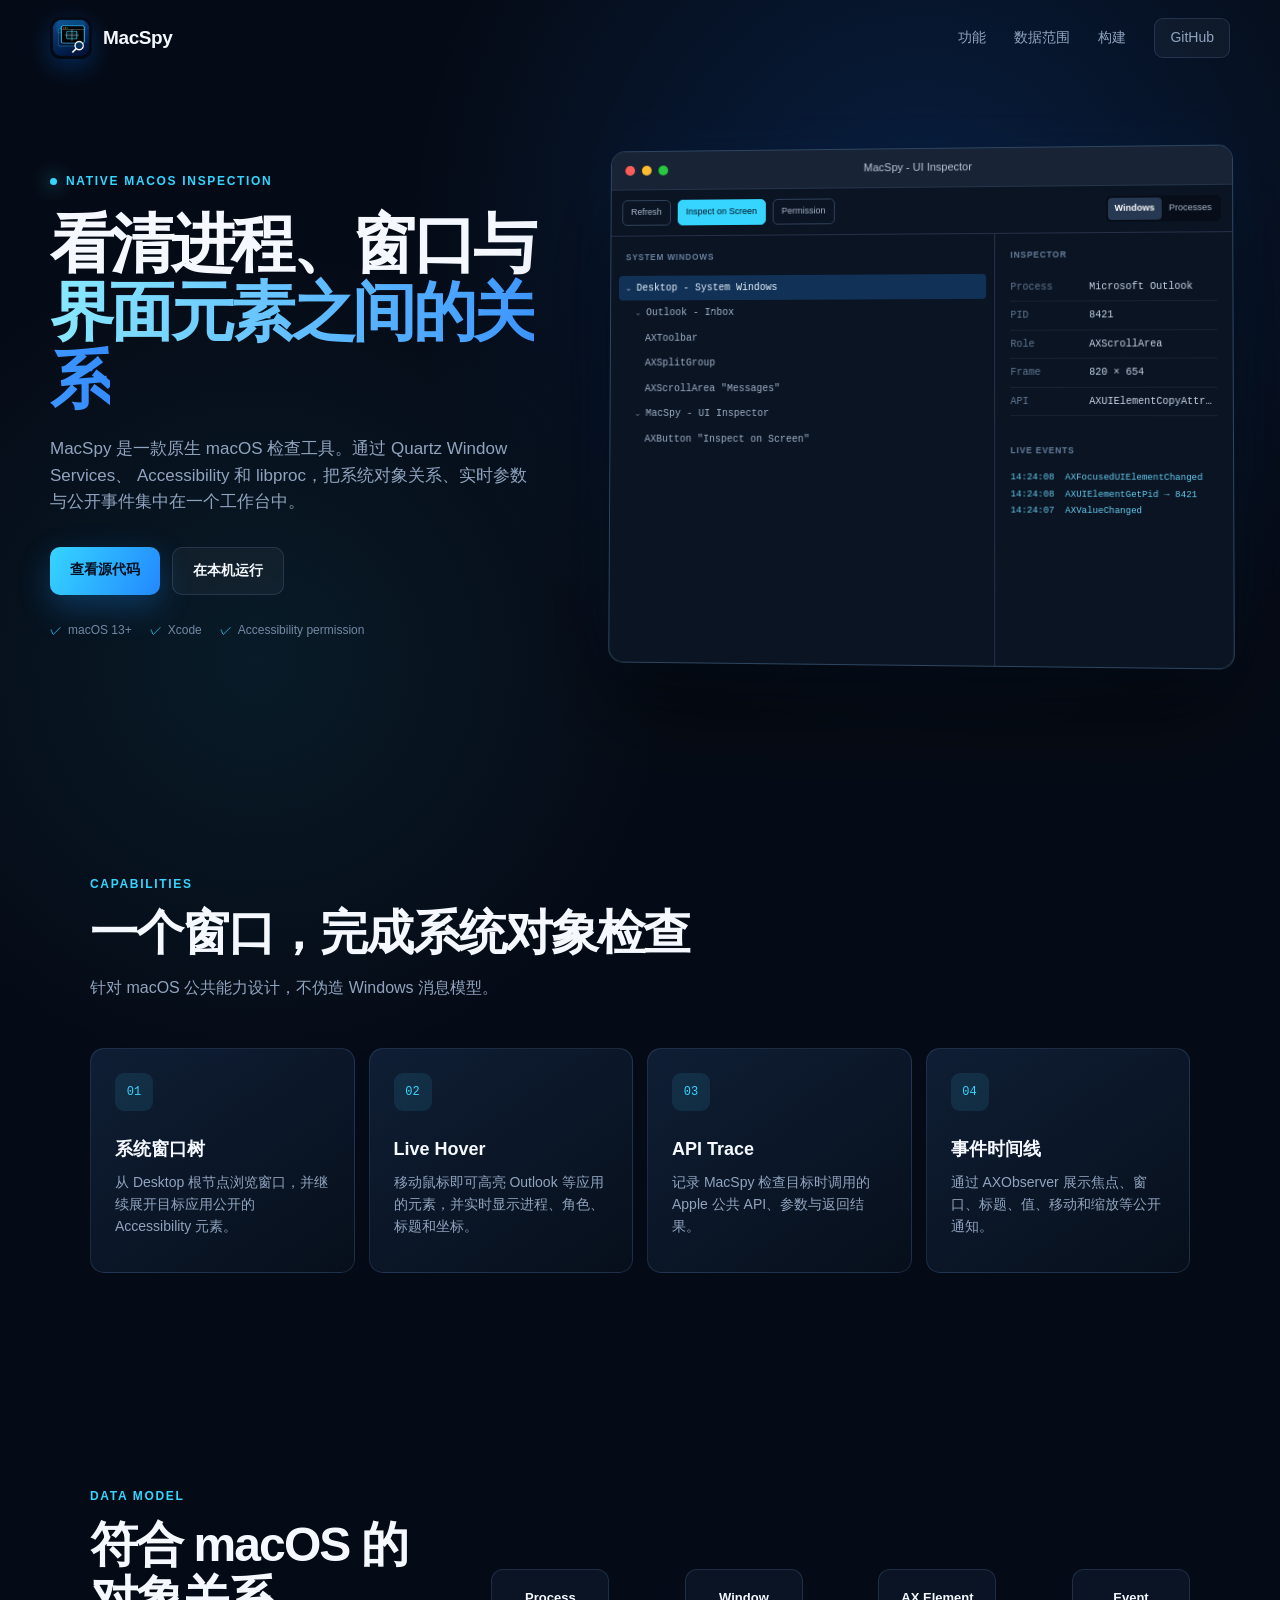
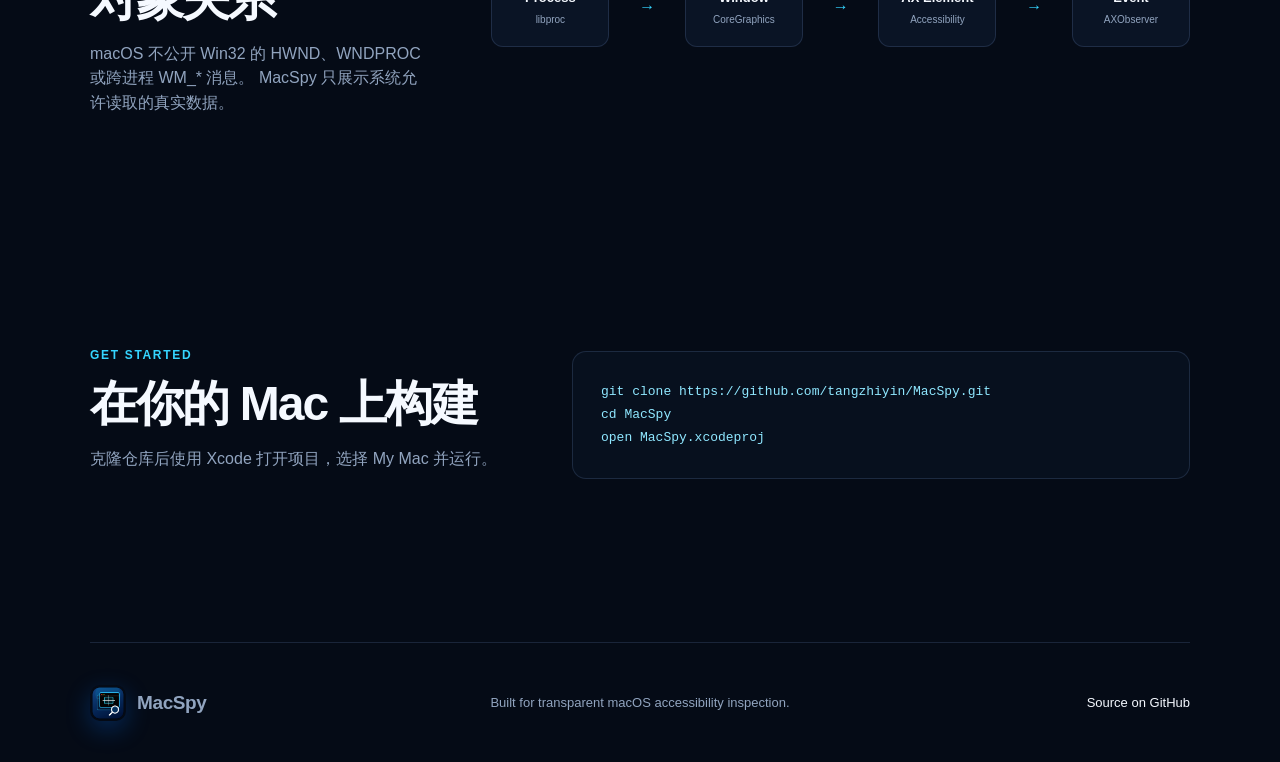
<file: MacSpy/index.html>
<!doctype html>
<html lang="zh-CN">
<head>
  <meta charset="utf-8">
  <meta name="viewport" content="width=device-width, initial-scale=1">
  <meta name="description" content="MacSpy - 原生 macOS 进程、窗口与 Accessibility 检查工具。">
  <meta name="theme-color" content="#071630">
  <title>MacSpy - macOS UI Inspector</title>
  <link rel="icon" href="assets/macspy-icon.png">
  <link rel="stylesheet" href="styles.css">
</head>
<body>
  <header class="nav">
    <a class="brand" href="#" aria-label="MacSpy 首页">
      <img src="assets/macspy-icon.png" alt="" width="42" height="42">
      <span>MacSpy</span>
    </a>
    <nav aria-label="主导航">
      <a href="#features">功能</a>
      <a href="#architecture">数据范围</a>
      <a href="#build">构建</a>
      <a class="nav-button" href="https://github.com/tangzhiyin/MacSpy">GitHub</a>
    </nav>
  </header>

  <main>
    <section class="hero">
      <div class="hero-copy">
        <div class="eyebrow"><span></span> Native macOS inspection</div>
        <h1>看清进程、窗口与<br><strong>界面元素之间的关系</strong></h1>
        <p>
          MacSpy 是一款原生 macOS 检查工具。通过 Quartz Window Services、
          Accessibility 和 libproc，把系统对象关系、实时参数与公开事件集中在一个工作台中。
        </p>
        <div class="hero-actions">
          <a class="primary" href="https://github.com/tangzhiyin/MacSpy">查看源代码</a>
          <a class="secondary" href="#build">在本机运行</a>
        </div>
        <div class="requirements">
          <span>macOS 13+</span>
          <span>Xcode</span>
          <span>Accessibility permission</span>
        </div>
      </div>

      <div class="app-preview" aria-label="MacSpy 界面预览">
        <div class="window-bar">
          <div class="traffic"><i></i><i></i><i></i></div>
          <span>MacSpy - UI Inspector</span>
          <div></div>
        </div>
        <div class="toolbar">
          <span>Refresh</span><b>Inspect on Screen</b><span>Permission</span>
          <div class="mode"><strong>Windows</strong><span>Processes</span></div>
        </div>
        <div class="workspace">
          <div class="tree">
            <small>SYSTEM WINDOWS</small>
            <p class="selected">⌄ Desktop - System Windows</p>
            <p>　⌄ Outlook - Inbox</p>
            <p>　　AXToolbar</p>
            <p>　　AXSplitGroup</p>
            <p>　　AXScrollArea "Messages"</p>
            <p>　⌄ MacSpy - UI Inspector</p>
            <p>　　AXButton "Inspect on Screen"</p>
          </div>
          <div class="details">
            <small>INSPECTOR</small>
            <dl>
              <div><dt>Process</dt><dd>Microsoft Outlook</dd></div>
              <div><dt>PID</dt><dd>8421</dd></div>
              <div><dt>Role</dt><dd>AXScrollArea</dd></div>
              <div><dt>Frame</dt><dd>820 × 654</dd></div>
              <div><dt>API</dt><dd>AXUIElementCopyAttributeValue</dd></div>
            </dl>
            <small>LIVE EVENTS</small>
            <pre>14:24:08  AXFocusedUIElementChanged
14:24:08  AXUIElementGetPid → 8421
14:24:07  AXValueChanged</pre>
          </div>
        </div>
      </div>
    </section>

    <section class="section" id="features">
      <div class="section-heading">
        <span>Capabilities</span>
        <h2>一个窗口，完成系统对象检查</h2>
        <p>针对 macOS 公共能力设计，不伪造 Windows 消息模型。</p>
      </div>
      <div class="cards">
        <article>
          <div class="card-icon">01</div>
          <h3>系统窗口树</h3>
          <p>从 Desktop 根节点浏览窗口，并继续展开目标应用公开的 Accessibility 元素。</p>
        </article>
        <article>
          <div class="card-icon">02</div>
          <h3>Live Hover</h3>
          <p>移动鼠标即可高亮 Outlook 等应用的元素，并实时显示进程、角色、标题和坐标。</p>
        </article>
        <article>
          <div class="card-icon">03</div>
          <h3>API Trace</h3>
          <p>记录 MacSpy 检查目标时调用的 Apple 公共 API、参数与返回结果。</p>
        </article>
        <article>
          <div class="card-icon">04</div>
          <h3>事件时间线</h3>
          <p>通过 AXObserver 展示焦点、窗口、标题、值、移动和缩放等公开通知。</p>
        </article>
      </div>
    </section>

    <section class="section architecture" id="architecture">
      <div>
        <span class="label">Data model</span>
        <h2>符合 macOS 的对象关系</h2>
        <p>
          macOS 不公开 Win32 的 HWND、WNDPROC 或跨进程 WM_* 消息。
          MacSpy 只展示系统允许读取的真实数据。
        </p>
      </div>
      <div class="flow" aria-label="对象关系">
        <div><b>Process</b><span>libproc</span></div>
        <i>→</i>
        <div><b>Window</b><span>CoreGraphics</span></div>
        <i>→</i>
        <div><b>AX Element</b><span>Accessibility</span></div>
        <i>→</i>
        <div><b>Event</b><span>AXObserver</span></div>
      </div>
    </section>

    <section class="section build" id="build">
      <div>
        <span class="label">Get started</span>
        <h2>在你的 Mac 上构建</h2>
        <p>克隆仓库后使用 Xcode 打开项目，选择 My Mac 并运行。</p>
      </div>
      <pre><code>git clone https://github.com/tangzhiyin/MacSpy.git
cd MacSpy
open MacSpy.xcodeproj</code></pre>
    </section>
  </main>

  <footer>
    <div class="brand">
      <img src="assets/macspy-icon.png" alt="" width="36" height="36">
      <span>MacSpy</span>
    </div>
    <p>Built for transparent macOS accessibility inspection.</p>
    <a href="https://github.com/tangzhiyin/MacSpy">Source on GitHub</a>
  </footer>
</body>
</html>
</file>
<file: MacSpy/styles.css>
:root {
  color-scheme: dark;
  --bg: #050b16;
  --panel: #0a1425;
  --panel-2: #0e1b30;
  --line: rgba(145, 190, 255, 0.15);
  --text: #f5f9ff;
  --muted: #91a4bf;
  --cyan: #35d5ff;
  --blue: #2388ff;
}

* {
  box-sizing: border-box;
}

html {
  scroll-behavior: smooth;
}

body {
  margin: 0;
  background:
    radial-gradient(circle at 72% 10%, rgba(20, 119, 255, 0.18), transparent 32rem),
    radial-gradient(circle at 20% 28%, rgba(53, 213, 255, 0.08), transparent 26rem),
    var(--bg);
  color: var(--text);
  font-family: -apple-system, BlinkMacSystemFont, "SF Pro Display", "Segoe UI", sans-serif;
  line-height: 1.55;
}

a {
  color: inherit;
  text-decoration: none;
}

.nav {
  width: min(1180px, calc(100% - 40px));
  height: 76px;
  margin: auto;
  display: flex;
  align-items: center;
  justify-content: space-between;
}

.brand {
  display: flex;
  align-items: center;
  gap: 11px;
  font-size: 19px;
  font-weight: 700;
  letter-spacing: -0.02em;
}

.brand img {
  border-radius: 10px;
  box-shadow: 0 8px 25px rgba(0, 115, 255, 0.28);
}

nav {
  display: flex;
  align-items: center;
  gap: 28px;
  color: var(--muted);
  font-size: 14px;
}

nav a:hover {
  color: var(--text);
}

.nav-button {
  padding: 8px 15px;
  border: 1px solid var(--line);
  border-radius: 9px;
  background: rgba(255, 255, 255, 0.04);
}

.hero {
  width: min(1180px, calc(100% - 40px));
  min-height: 690px;
  margin: auto;
  display: grid;
  grid-template-columns: 0.88fr 1.12fr;
  gap: 64px;
  align-items: center;
  padding: 70px 0 100px;
}

.eyebrow,
.label,
.section-heading > span {
  color: var(--cyan);
  font-size: 12px;
  font-weight: 700;
  letter-spacing: 0.14em;
  text-transform: uppercase;
}

.eyebrow {
  display: flex;
  align-items: center;
  gap: 9px;
}

.eyebrow span {
  width: 7px;
  height: 7px;
  border-radius: 50%;
  background: var(--cyan);
  box-shadow: 0 0 18px var(--cyan);
}

h1 {
  margin: 20px 0 22px;
  font-size: clamp(42px, 5vw, 68px);
  line-height: 1.06;
  letter-spacing: -0.055em;
}

h1 strong {
  color: transparent;
  background: linear-gradient(100deg, #8aeaff, #338bff);
  background-clip: text;
  -webkit-background-clip: text;
}

.hero-copy > p {
  max-width: 570px;
  color: var(--muted);
  font-size: 17px;
}

.hero-actions {
  display: flex;
  gap: 12px;
  margin-top: 32px;
}

.primary,
.secondary {
  padding: 12px 20px;
  border-radius: 10px;
  font-size: 14px;
  font-weight: 650;
}

.primary {
  background: linear-gradient(115deg, var(--cyan), var(--blue));
  color: #03101f;
  box-shadow: 0 12px 32px rgba(28, 149, 255, 0.28);
}

.secondary {
  border: 1px solid var(--line);
  background: rgba(255, 255, 255, 0.04);
}

.requirements {
  display: flex;
  flex-wrap: wrap;
  gap: 18px;
  margin-top: 26px;
  color: #7388a4;
  font-size: 12px;
}

.requirements span::before {
  content: "✓";
  margin-right: 6px;
  color: var(--cyan);
}

.app-preview {
  overflow: hidden;
  border: 1px solid rgba(134, 198, 255, 0.28);
  border-radius: 15px;
  background: #0b1422;
  box-shadow: 0 45px 100px rgba(0, 0, 0, 0.55), 0 0 70px rgba(25, 133, 255, 0.08);
  transform: perspective(1200px) rotateY(-3deg) rotateX(1deg);
}

.window-bar {
  height: 39px;
  display: grid;
  grid-template-columns: 1fr auto 1fr;
  align-items: center;
  padding: 0 14px;
  background: #182335;
  border-bottom: 1px solid #25344b;
  color: #bac7d9;
  font-size: 11px;
}

.traffic {
  display: flex;
  gap: 7px;
}

.traffic i {
  width: 10px;
  height: 10px;
  border-radius: 50%;
  background: #ff5d58;
}

.traffic i:nth-child(2) {
  background: #febc2e;
}

.traffic i:nth-child(3) {
  background: #28c840;
}

.toolbar {
  min-height: 47px;
  display: flex;
  align-items: center;
  gap: 7px;
  padding: 8px 11px;
  border-bottom: 1px solid #243149;
  color: #a7b5ca;
  font-size: 9px;
}

.toolbar > span,
.toolbar > b {
  padding: 5px 8px;
  border: 1px solid #30415c;
  border-radius: 5px;
  font-weight: 500;
}

.toolbar > b {
  color: #03101f;
  border-color: var(--cyan);
  background: var(--cyan);
}

.mode {
  display: flex;
  margin-left: auto;
  padding: 2px;
  border-radius: 5px;
  background: #070e1a;
}

.mode span,
.mode strong {
  padding: 4px 7px;
}

.mode strong {
  border-radius: 4px;
  background: #263852;
  color: white;
}

.workspace {
  min-height: 430px;
  display: grid;
  grid-template-columns: 1.25fr 0.75fr;
}

.tree,
.details {
  padding: 15px;
  color: #9eb0c9;
  font-family: "SFMono-Regular", Consolas, monospace;
  font-size: 10px;
}

.tree {
  border-right: 1px solid #243149;
}

.tree small,
.details small {
  display: block;
  margin-bottom: 12px;
  color: #67809f;
  font-family: -apple-system, sans-serif;
  font-weight: 700;
  letter-spacing: 0.1em;
}

.tree p {
  margin: 0 -7px;
  padding: 5px 7px;
  white-space: nowrap;
}

.tree .selected {
  border-radius: 4px;
  background: rgba(41, 142, 255, 0.24);
  color: #e9f6ff;
}

.details dl {
  margin: 0 0 28px;
}

.details dl div {
  display: grid;
  grid-template-columns: 70px 1fr;
  gap: 8px;
  padding: 6px 0;
  border-bottom: 1px solid rgba(125, 160, 205, 0.1);
}

.details dt {
  color: #617895;
}

.details dd {
  margin: 0;
  overflow: hidden;
  color: #c6d4e7;
  text-overflow: ellipsis;
  white-space: nowrap;
}

.details pre {
  overflow: hidden;
  color: #66cef2;
  font-size: 9px;
  line-height: 1.8;
}

.section {
  width: min(1100px, calc(100% - 40px));
  margin: auto;
  padding: 105px 0;
}

.section-heading {
  max-width: 650px;
  margin-bottom: 48px;
}

h2 {
  margin: 10px 0 12px;
  font-size: clamp(32px, 4vw, 48px);
  line-height: 1.12;
  letter-spacing: -0.04em;
}

.section-heading p,
.architecture p,
.build p {
  color: var(--muted);
}

.cards {
  display: grid;
  grid-template-columns: repeat(4, 1fr);
  gap: 14px;
}

.cards article {
  min-height: 225px;
  padding: 24px;
  border: 1px solid var(--line);
  border-radius: 14px;
  background: linear-gradient(145deg, rgba(18, 36, 62, 0.78), rgba(7, 16, 29, 0.8));
}

.card-icon {
  width: 38px;
  height: 38px;
  display: grid;
  place-items: center;
  border-radius: 9px;
  background: rgba(53, 213, 255, 0.1);
  color: var(--cyan);
  font-family: monospace;
  font-size: 12px;
}

.cards h3 {
  margin: 25px 0 8px;
  font-size: 18px;
}

.cards p {
  margin: 0;
  color: var(--muted);
  font-size: 14px;
}

.architecture {
  display: grid;
  grid-template-columns: 0.65fr 1.35fr;
  gap: 65px;
  align-items: center;
}

.flow {
  display: flex;
  align-items: center;
  justify-content: space-between;
  gap: 10px;
}

.flow div {
  min-width: 118px;
  padding: 18px 14px;
  border: 1px solid var(--line);
  border-radius: 12px;
  background: var(--panel);
  text-align: center;
}

.flow b,
.flow span {
  display: block;
}

.flow b {
  font-size: 13px;
}

.flow span {
  margin-top: 4px;
  color: var(--muted);
  font-size: 10px;
}

.flow i {
  color: var(--cyan);
  font-style: normal;
}

.build {
  display: grid;
  grid-template-columns: 0.8fr 1.2fr;
  gap: 70px;
  align-items: center;
}

.build pre {
  overflow-x: auto;
  margin: 0;
  padding: 28px;
  border: 1px solid var(--line);
  border-radius: 14px;
  background: #07101e;
  color: #8fe7ff;
  font: 13px/1.8 "SFMono-Regular", Consolas, monospace;
}

footer {
  width: min(1100px, calc(100% - 40px));
  min-height: 120px;
  margin: 50px auto 0;
  display: grid;
  grid-template-columns: 1fr auto 1fr;
  align-items: center;
  border-top: 1px solid var(--line);
  color: var(--muted);
  font-size: 13px;
}

footer > a {
  justify-self: end;
  color: var(--text);
}

@media (max-width: 980px) {
  .hero,
  .architecture,
  .build {
    grid-template-columns: 1fr;
  }

  .hero {
    padding-top: 40px;
  }

  .app-preview {
    transform: none;
  }

  .cards {
    grid-template-columns: repeat(2, 1fr);
  }
}

@media (max-width: 680px) {
  .nav nav > a:not(.nav-button) {
    display: none;
  }

  .hero {
    width: min(100% - 28px, 1180px);
    padding-bottom: 50px;
  }

  h1 {
    font-size: 42px;
  }

  .workspace {
    grid-template-columns: 1fr;
  }

  .details {
    display: none;
  }

  .cards {
    grid-template-columns: 1fr;
  }

  .flow {
    display: grid;
    grid-template-columns: 1fr;
  }

  .flow i {
    transform: rotate(90deg);
    text-align: center;
  }

  footer {
    grid-template-columns: 1fr;
    gap: 18px;
    padding: 30px 0;
  }

  footer > a {
    justify-self: start;
  }
}
</file>
